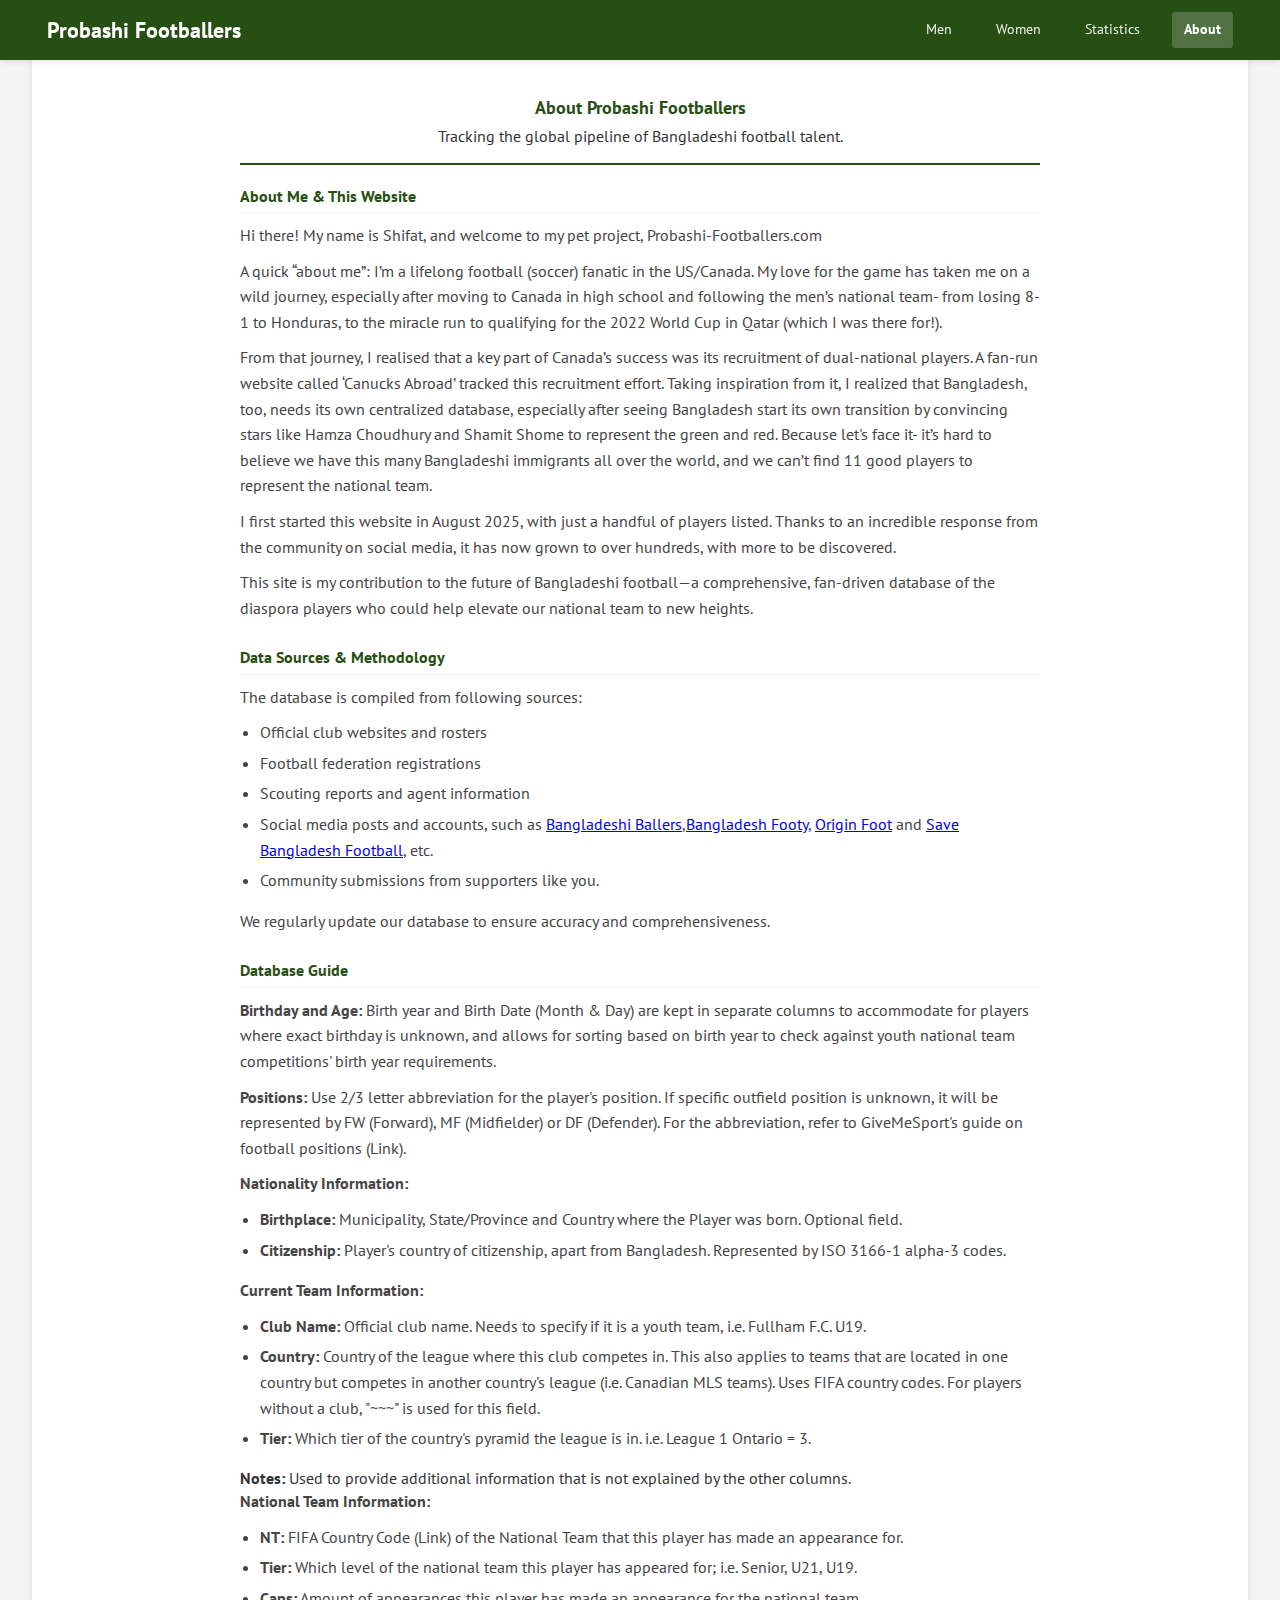
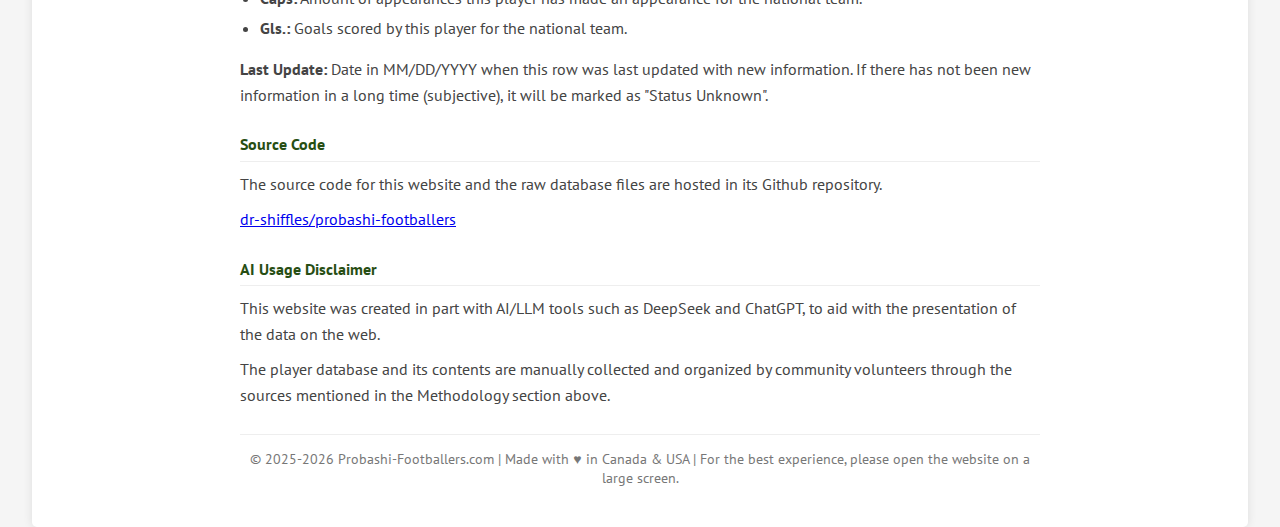
<file: about.html>
<!DOCTYPE html>
<html lang="en">
<head>
    <meta charset="UTF-8">
    <meta name="viewport" content="width=device-width, initial-scale=1.0">
    <title>About | Probashi-Footballers.com - Tracking the global pipeline of Bangladeshi-origin football talent</title>
    <link rel="stylesheet" href="style/style.css">
    <link rel="stylesheet" href="https://cdnjs.cloudflare.com/ajax/libs/font-awesome/6.4.0/css/all.min.css">
    <link href="https://fonts.googleapis.com/css2?family=PT+Sans:ital,wght@0,400;0,700;1,400;1,700&display=swap" rel="stylesheet">
</head>
<body>
    <!-- Navigation Menu -->
    <nav class="navbar">
        <div class="nav-container">
            <div class="nav-brand">
                Probashi Footballers
            </div>
            <ul class="nav-menu">
                <li class="nav-item">
                    <a href="index.html" class="nav-link">
                        Men
                    </a>
                </li>
                <li class="nav-item">
                    <a href="women.html" class="nav-link">
                        Women
                    </a>
                </li>
                <li class="nav-item">
                    <a href="stats.html" class="nav-link">
                        Statistics
                    </a>
                </li>
                <li class="nav-item active">
                    <a href="about.html" class="nav-link">
                        About
                    </a>
                </li>
            </ul>
            <div class="hamburger">
                <span class="bar"></span>
                <span class="bar"></span>
                <span class="bar"></span>
            </div>
        </div>
    </nav>

    <div class="container">
        <div class="about-content">
            <header>
                <h1>About Probashi Footballers</h1>
                <p>Tracking the global pipeline of Bangladeshi football talent.</p>
            </header>

            <div class="about-section">
                <h2>About Me & This Website</h2>
                <p>Hi there! My name is Shifat, and welcome to my pet project, Probashi-Footballers.com</p>
                <p>A quick “about me”: I’m a lifelong football (soccer) fanatic in the US/Canada. My love for the game has taken me on a wild journey, especially after moving to Canada in high school and following the men’s national team- from losing 8-1 to Honduras, to the miracle run to qualifying for the 2022 World Cup in Qatar (which I was there for!).</p>
                <p>From that journey, I realised that a key part of Canada’s success was its recruitment of dual-national players. A fan-run website called ‘Canucks Abroad’ tracked this recruitment effort. Taking inspiration from it, I realized that Bangladesh, too, needs its own centralized database, especially after seeing Bangladesh start its own transition by convincing stars like Hamza Choudhury and Shamit Shome to represent the green and red. Because let's face it- it’s hard to believe we have this many Bangladeshi immigrants all over the world, and we can’t find 11 good players to represent the national team.</p>
                <p>I first started this website in August 2025, with just a handful of players listed. Thanks to an incredible response from the community on social media, it has now grown to over hundreds, with more to be discovered. </p>
                <p>This site is my contribution to the future of Bangladeshi football—a comprehensive, fan-driven database of the diaspora players who could help elevate our national team to new heights.</p>
            </div>

            <div class="about-section">
                <h2>Data Sources & Methodology</h2>
                <p>The database is compiled from following sources:</p>
                <ul>
                    <li>Official club websites and rosters</li>
                    <li>Football federation registrations</li>
                    <li>Scouting reports and agent information</li>
                    <li>Social media posts and accounts, such as <a href="https://x.com/banglaballers">Bangladeshi Ballers</a>,<a href="https://x.com/BangladeshFooty">Bangladesh Footy</a>, <a href="https://x.com/OriginFoot_bd">Origin Foot</a> and <a href="https://www.facebook.com/savebangladeshfootball/">Save Bangladesh Football</a>, etc.</li>
                    <li>Community submissions from supporters like you.</li>
                </ul>
                <p>We regularly update our database to ensure accuracy and comprehensiveness.</p>
            </div>

             <div class="about-section">
                <h2>Database Guide</h2>
                <p><b>Birthday and Age:</b> Birth year and Birth Date (Month & Day) are kept in separate columns to accommodate for players where exact birthday is unknown, and allows for sorting based on birth year to check against youth national team competitions' birth year requirements.</p>
                <p><b>Positions:</b> Use 2/3 letter abbreviation for the player's position. If specific outfield position is unknown, it will be represented by FW (Forward), MF (Midfielder) or DF (Defender). For the abbreviation, refer to GiveMeSport's guide on football positions (Link).</p>
                <p><b>Nationality Information:</b><br />
                <ul>
                <li><b>Birthplace:</b> Municipality, State/Province and Country where the Player was born. Optional field. </li>
                <li><b>Citizenship:</b> Player's country of citizenship, apart from Bangladesh. Represented by ISO 3166-1 alpha-3 codes.</li>
                </ul>
                <p><b>Current Team Information:</b>
                <ul>
                <li><b>Club Name:</b> Official club name. Needs to specify if it is a youth team, i.e. Fullham F.C. U19.
                <li><b>Country:</b> Country of the league where this club competes in. This also applies to teams that are located in one country but competes in another country's league (i.e. Canadian MLS teams). Uses FIFA country codes. For players without a club, "~~~" is used for this field.
                <li><b>Tier:</b> Which tier of the country's pyramid the league is in. i.e. League 1 Ontario = 3.
                </ul>
                </p>
                <b>Notes:</b> Used to provide additional information that is not explained by the other columns.
                <br />
                <p>
                <b>National Team Information:</b>
                <ul>
                <li><b>NT:</b> FIFA Country Code (Link) of the National Team that this player has made an appearance for.
                <li><b>Tier:</b> Which level of the national team this player has appeared for; i.e. Senior, U21, U19.
                <li><b>Caps:</b> Amount of appearances this player has made an appearance for the national team.
                <li><b>Gls.:</b> Goals scored by this player for the national team.
                </ul>
                </p>
                <p>
                <b>Last Update:</b> Date in MM/DD/YYYY when this row was last updated with new information. If there has not been new information in a long time (subjective), it will be marked as "Status Unknown".
                </p>
             </div>

            <div class="about-section">
             <h2>Source Code</h2>
                <p>The source code for this website and the raw database files are hosted in its Github repository. </p>
                <p><a href="https://github.com/dr-shiffles/probashi-footballers">dr-shiffles/probashi-footballers</a></p>
             </div>

             <div class="about-section">
             <h2>AI Usage Disclaimer</h2>
                <p>This website was created in part with AI/LLM tools such as DeepSeek and ChatGPT, to aid with the presentation of the data on the web. </p>
                <p>The player database and its contents are manually collected and organized by community volunteers through the sources mentioned in the Methodology section above.
             </div>

            <footer>
            <p>© 2025-2026 Probashi-Footballers.com | Made with ♥ in Canada & USA | For the best experience, please open the website on a large screen.</p>
            </footer>
        </div>
    </div>

    <script>
        // Mobile menu toggle for About page
        document.addEventListener('DOMContentLoaded', () => {
            const hamburger = document.querySelector('.hamburger');
            const navMenu = document.querySelector('.nav-menu');

            hamburger.addEventListener('click', () => {
                navMenu.classList.toggle('active');
            });

            // Close menu when clicking a link
            document.querySelectorAll('.nav-link').forEach(link => {
                link.addEventListener('click', () => {
                    navMenu.classList.remove('active');
                });
            });
        });
    </script>
</body>
</html>
</file>
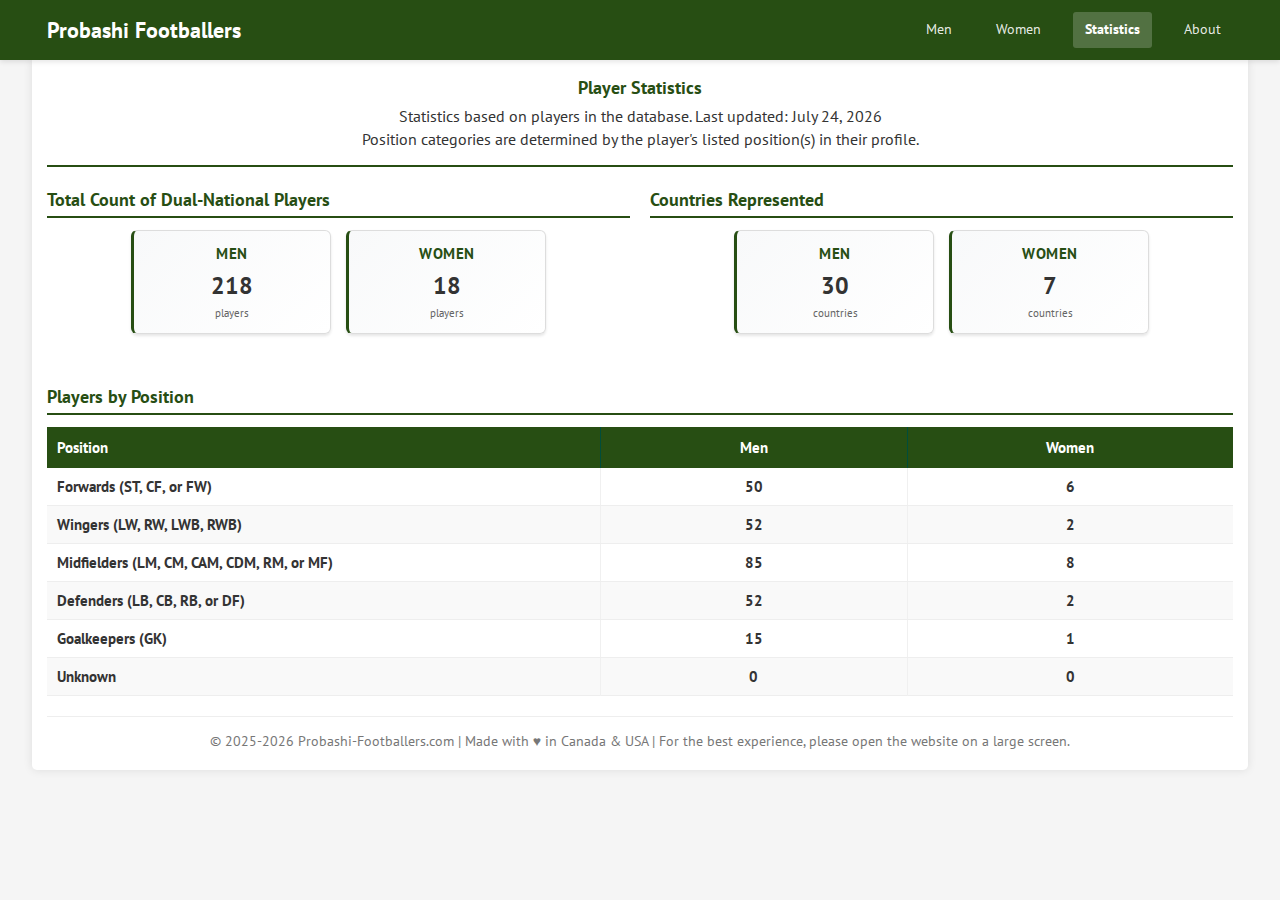
<file: stats.html>
<!DOCTYPE html>
<html lang="en">
<head>
    <meta charset="UTF-8">
    <meta name="viewport" content="width=device-width, initial-scale=1.0">
    <title>Statistics | Probashi Footballers</title>
    <link rel="stylesheet" href="style/stats-style.css">
    <link rel="stylesheet" href="style/style.css">
    <link rel="stylesheet" href="https://cdnjs.cloudflare.com/ajax/libs/font-awesome/6.4.0/css/all.min.css">
    <link href="https://fonts.googleapis.com/css2?family=PT+Sans:ital,wght@0,400;0,700;1,400;1,700&display=swap" rel="stylesheet">
</head>
<body>
    <!-- Navigation Menu -->
    <nav class="navbar">
        <div class="nav-container">
            <div class="nav-brand">
                Probashi Footballers
            </div>
            <ul class="nav-menu">
                <li class="nav-item">
                    <a href="index.html" class="nav-link">
                        Men
                    </a>
                </li>
                <li class="nav-item">
                    <a href="women.html" class="nav-link">
                        Women
                    </a>
                </li>
                <li class="nav-item active">
                    <a href="stats.html" class="nav-link">
                        Statistics
                    </a>
                </li>
                <li class="nav-item">
                    <a href="about.html" class="nav-link">
                        About
                    </a>
                </li>
            </ul>
            <div class="hamburger">
                <span class="bar"></span>
                <span class="bar"></span>
                <span class="bar"></span>
            </div>
        </div>
    </nav>

 <div class="container stats-container">
        <header>
            <h1>Player Statistics</h1>
            <p>Statistics based on players in the database. Last updated: <span id="statsUpdated"></span></p>
            <p>Position categories are determined by the player's listed position(s) in their profile.</p>
        </header>

        <!-- Loading Message -->
        <div id="loadingMessage" class="loading" style="display: none;">
            <i class="fas fa-spinner fa-spin"></i>
            <p>Loading player data...</p>
        </div>

        <!-- Side-by-side sections -->
        <div class="stats-row">
            <!-- Total Counts Section -->
            <div class="stats-section">
                <h2 class="section-title">Total Count of Dual-National Players</h2>
                <div class="summary-cards">
                    <div class="stat-card">
                        <h3>Men</h3>
                        <div class="stat-number" id="totalMen">0</div>
                        <div class="stat-label">players</div>
                    </div>
                    <div class="stat-card">
                        <h3>Women</h3>
                        <div class="stat-number" id="totalWomen">0</div>
                        <div class="stat-label">players</div>
                    </div>
                </div>
            </div>

            <!-- Countries Stats Section -->
            <div class="stats-section">
                <h2 class="section-title">Countries Represented</h2>
                <div class="summary-cards">
                    <div class="stat-card">
                        <h3>Men</h3>
                        <div class="stat-number" id="menCountries">0</div>
                        <div class="stat-label">countries</div>
                    </div>
                    <div class="stat-card">
                        <h3>Women</h3>
                        <div class="stat-number" id="womenCountries">0</div>
                        <div class="stat-label">countries</div>
                    </div>
                </div>
            </div>
        </div>

        <!-- Position Statistics Table -->
        <div class="stats-table-container">
            <h2 class="section-title">Players by Position</h2>

            <table class="stats-table">
                <thead>
                    <tr>
                        <th>Position</th>
                        <th>Men</th>
                        <th>Women</th>
                    </tr>
                </thead>
                <tbody>
                    <tr>
                        <td class="category-name">Forwards (ST, CF, or FW)</td>
                        <td class="number-cell" id="forwardsRowMen">0</td>
                        <td class="number-cell" id="forwardsRowWomen">0</td>
                    </tr>
                    <tr>
                        <td class="category-name">Wingers (LW, RW, LWB, RWB)</td>
                        <td class="number-cell" id="wingersRowMen">0</td>
                        <td class="number-cell" id="wingersRowWomen">0</td>
                    </tr>
                    <tr>
                        <td class="category-name">Midfielders (LM, CM, CAM, CDM, RM, or MF)</td>
                        <td class="number-cell" id="midfieldersRowMen">0</td>
                        <td class="number-cell" id="midfieldersRowWomen">0</td>
                    </tr>
                    <tr>
                        <td class="category-name">Defenders (LB, CB, RB, or DF)</td>
                        <td class="number-cell" id="defendersRowMen">0</td>
                        <td class="number-cell" id="defendersRowWomen">0</td>
                    </tr>
                    <tr>
                        <td class="category-name">Goalkeepers (GK)</td>
                        <td class="number-cell" id="goalkeepersRowMen">0</td>
                        <td class="number-cell" id="goalkeepersRowWomen">0</td>
                    </tr>
                    <tr>
                        <td class="category-name">Unknown</td>
                        <td class="number-cell" id="otherRowMen">0</td>
                        <td class="number-cell" id="otherRowWomen">0</td>
                    </tr>
                </tbody>
            </table>
        </div>

        <footer>
            <p>© 2025-2026 Probashi-Footballers.com | Made with ♥ in Canada & USA | For the best experience, please open the website on a large screen.</p>
        </footer>

    <script src="scripts/stats.js"></script>
    <script>
        // Mobile menu toggle
        document.addEventListener('DOMContentLoaded', () => {
            const hamburger = document.querySelector('.hamburger');
            const navMenu = document.querySelector('.nav-menu');

            hamburger.addEventListener('click', () => {
                navMenu.classList.toggle('active');
            });

            // Close menu when clicking a link
            document.querySelectorAll('.nav-link').forEach(link => {
                link.addEventListener('click', () => {
                    navMenu.classList.remove('active');
                });
            });
        });
    </script>
</body>
</html>
</file>
<file: style/stats-style.css>
/* Additional styles for stats page */
.stats-container {
    padding: 20px 0;
}

.summary-cards {
    display: grid;
    grid-template-columns: repeat(auto-fit, minmax(180px, 200px));
    gap: 15px;
    margin-bottom: 25px;
    justify-content: center;
}

.stat-card {
    background: linear-gradient(135deg, #f8f9fa 0%, #ffffff 100%);
    border: 1px solid #ddd;
    border-radius: 6px;
    padding: 12px 10px;
    text-align: center;
    box-shadow: 0 2px 3px rgba(0,0,0,0.1);
    border-left: 3px solid #274e13;
}

.stat-card h3 {
    color: #274e13;
    font-size: 15px;
    margin-bottom: 5px;
    text-transform: uppercase;
    letter-spacing: 0.5px;
    display: flex;
    align-items: center;
    justify-content: center;
    gap: 5px;
}

.stat-card h3 i {
    font-size: 14px;
}

.stat-number {
    font-size: 24px;
    font-weight: bold;
    color: #333;
    margin-bottom: 3px;
}

.stat-label {
    font-size: 11px;
    color: #666;
}

.stats-table-container {
    background-color: white;
    margin-bottom: 20px;
}

.stats-table {
    border-collapse: collapse;
    font-size: 16px;
    table-layout: auto; /* Allow columns to size based on content */
}

.stats-table th {
    background-color: #274e13;
    color: white;
    padding: 10px;
    text-align: left;
    font-weight: bold;
    font-size: 15px;
}

.stats-table th:first-child,
.stats-table td:first-child {
    width: 1%;
    white-space: nowrap; /* Keep position names on one line */
}

.stats-table th:nth-child(2),
.stats-table td:nth-child(2),
.stats-table th:nth-child(3),
.stats-table td:nth-child(3) {
    width: 1%; /* Make number columns as narrow as possible */
    white-space: nowrap; /* Keep numbers on one line */
    text-align: center;
}

.stats-table td {
    padding: 8px 10px;
    border-bottom: 1px solid #eee;
    font-size: 15px;
}

.stats-table tr:last-child td {
    border-bottom: none;
}

.category-name {
    font-weight: bold;
}

.category-name i {
    margin-right: 6px;
    font-size: 12px;
}

.number-cell {
    text-align: center;
    font-weight: bold;
}

.loading {
    text-align: center;
    padding: 30px;
    color: #666;
}

.loading i {
    font-size: 30px;
    color: #274e13;
    margin-bottom: 8px;
}

.section-title {
    color: #274e13;
    margin-bottom: 12px;
    font-size: 18px;
    border-bottom: 2px solid #274e13;
    padding-bottom: 4px;
    display: flex;
    align-items: center;
    gap: 8px;
}

.section-title i {
    font-size: 18px;
}

.stats-row {
    display: grid;
    grid-template-columns: 1fr 1fr;
    gap: 20px;
    margin-bottom: 25px;
}

.stats-section {
    min-width: 0; /* Prevents overflow */
}

/* Responsive adjustments */
@media (max-width: 768px) {
    .summary-cards {
        grid-template-columns: 1fr;
        gap: 10px;
    }

    .stat-card {
        padding: 10px 8px;
    }

    .stat-card h3 {
        font-size: 12px;
    }

    .stat-number {
        font-size: 20px;
    }

    .stat-label {
        font-size: 10px;
    }

    .stats-table {
        font-size: 13px;
    }

    .stats-table th,
    .stats-table td {
        padding: 6px 4px;
        font-size: 12px;
    }

    /* On mobile, allow wrapping if needed */
    .stats-table th:first-child,
    .stats-table td:first-child {
        white-space: normal;
    }

    .stats-table th:nth-child(2),
    .stats-table td:nth-child(2),
    .stats-table th:nth-child(3),
    .stats-table td:nth-child(3) {
        width: auto; /* Reset on mobile */
    }

    .stats-row {
        grid-template-columns: 1fr;
        gap: 15px;
    }
}
</file>
<file: style/style.css>
/* Website Style Sheet */

/* Reset and base styles */
* {
    margin: 0;
    padding: 0;
    box-sizing: border-box;
}

body {
    font-family: 'PT Sans', sans-serif;
    font-size: 16px;
    line-height: 1.4;
    background-color: #f5f5f5;
    color: #333;
    padding: 0;
    min-height: 100vh;
}

.body-text {
    font-size: 15px;
    margin-bottom: 20px
}

.gender {
    font-size: 16px;
    margin-bottom: 10px
}

.container {
    max-width: 95%;
    margin: 0 auto;
    background-color: white;
    border-radius: 0 0 5px 5px;
    box-shadow: 0 0 10px rgba(0, 0, 0, 0.1);
    padding: 15px;
}

/* Navigation Styles */
.navbar {
    background-color: #274e13;
    padding: 0;
    box-shadow: 0 2px 5px rgba(0, 0, 0, 0.1);
    position: sticky;
    top: 0;
    z-index: 1000;
}

.nav-container {
    max-width: 95%;
    margin: 0 auto;
    display: flex;
    justify-content: space-between;
    align-items: center;
    padding: 0 15px;
    height: 60px;
}

.nav-brand {
    color: white;
    font-size: 22px;
    font-weight: bold;
    display: flex;
    align-items: center;
    gap: 8px;
}

.nav-brand i {
    font-size: 22px;
}

.nav-menu {
    display: flex;
    list-style: none;
    gap: 20px;
    margin: 0;
    padding: 0;
}

.nav-item {
    position: relative;
}

.nav-link {
    color: rgba(255, 255, 255, 0.9);
    text-decoration: none;
    font-size: 14px;
    padding: 8px 12px;
    border-radius: 3px;
    display: flex;
    align-items: center;
    gap: 5px;
    transition: all 0.3s ease;
}

.nav-link:hover {
    background-color: rgba(255, 255, 255, 0.1);
    color: white;
}

.nav-item.active .nav-link {
    background-color: rgba(255, 255, 255, 0.2);
    color: white;
    font-weight: bold;
}

.hamburger {
    display: none;
    cursor: pointer;
    flex-direction: column;
    gap: 4px;
}

.bar {
    width: 25px;
    height: 2px;
    background-color: white;
    border-radius: 2px;
}

/* Header styles */
header {
    text-align: center;
    margin-bottom: 20px;
    padding-bottom: 15px;
    border-bottom: 2px solid #274e13;
}

header h1 {
    color: #274e13;
    font-size: 18px;
    margin-bottom: 5px;
}

header h1 i {
    margin-right: 8px;
}

.tagline {
    font-size: 12px;
    color: #000;
    max-width: 800px;
    margin: 0 auto;
}

/* Controls and filters */
.controls {
    margin-bottom: 15px;
    background-color: #f8f9fa;
    padding: 12px;
    border-radius: 5px;
    border-left: 4px solid #274e13;
}

.filter-group label {
    font-weight: bold;
    font-size: 16px;
    color: #274e13;
    white-space: nowrap;
}

.filter-group label i {
    margin-right: 3px;
}

.filter-group input, .filter-group select {
    padding: 5px 8px;
    border: 1px solid #ddd;
    border-radius: 3px;
    font-family: 'Liberation Sans', Arial, sans-serif;
    font-size: 14px;
    min-width: 120px;
}

.filter-group input {
    flex-grow: 1;
    max-width: 200px;
}

.reset-btn {
    background-color: #6c757d;
    color: white;
    border: none;
    padding: 5px 10px;
    border-radius: 3px;
    cursor: pointer;
    font-family: 'Liberation Sans', Arial, sans-serif;
    font-size: 14px;
    margin-left: auto;
    white-space: nowrap;
}

.reset-btn:hover {
    background-color: #5a6268;
}

.table-info {
    display: flex;
    justify-content: space-between;
    align-items: center;
    font-size: 14px;
    color: #666;
    padding-top: 8px;
    border-top: 1px solid #eee;
}

.pagination-controls {
    display: flex;
    align-items: center;
    gap: 10px;
}

.page-btn {
    background-color: #274e13;
    color: white;
    border: none;
    width: 24px;
    height: 24px;
    border-radius: 3px;
    cursor: pointer;
    display: flex;
    align-items: center;
    justify-content: center;
}

.page-btn:disabled {
    background-color: #cccccc;
    cursor: not-allowed;
}

.page-btn:hover:not(:disabled) {
    background-color: #004d3b;
}

/* Table styles */
.table-container {
    width: 100%;
    overflow-x: auto;
    margin-bottom: 15px;
    border: 1px solid #ddd;
    border-radius: 5px;
}

table {
    width: 100%;
    border-collapse: collapse;
    font-size: 14px;
}

thead {
    background-color: #274e13;
    color: white;
}

thead th {
    padding: 8px 5px;
    text-align: left;
    font-weight: bold;
    border-right: 1px solid #004d3b;
}

thead th:last-child {
    border-right: none;
}

tbody tr {
    border-bottom: 1px solid #eee;
}

tbody td {
    padding: 6px 5px;
    border-right: 1px solid #f0f0f0;
    vertical-align: top;
}

tbody td:last-child {
    border-right: none;
}

tbody tr:nth-child(even) {
    background-color: #f9f9f9;
}

tbody tr:hover {
    background-color: #e1f0ea;
}

/* Footer */
footer {
    text-align: center;
    padding-top: 15px;
    border-top: 1px solid #eee;
    font-size: 14px;
    color: #777;
}

footer p {
    margin-bottom: 3px;
}

#lastUpdate {
font-weight: bold;
color: #274e13;
}

#lastUpdateInfo {
    text-align: center;
}

/* About page specific */
.about-content {
    max-width: 800px;
    margin: 0 auto;
    padding: 20px 0;
}

.about-section {
    margin-bottom: 25px;
}

.about-section h2 {
    color: #274e13;
    font-size: 16px;
    margin-bottom: 10px;
    padding-bottom: 5px;
    border-bottom: 1px solid #eee;
}

.about-section p {
    font-size: 16px;
    line-height: 1.6;
    margin-bottom: 10px;
    color: #444;
}

.about-section ul {
    padding-left: 20px;
    margin-bottom: 15px;
}

.about-section li {
    font-size: 16px;
    line-height: 1.6;
    margin-bottom: 5px;
    color: #444;
}

.about-highlight {
    background-color: #f0f9f5;
    padding: 15px;
    border-radius: 5px;
    border-left: 4px solid #274e13;
    margin: 15px 0;
}

.about-highlight p {
    font-size: 16px;
    color: #274e13;
    font-weight: bold;
}

/* Responsive adjustments */
@media (max-width: 768px) {
    .hamburger {
        display: flex;
    }

    .nav-menu {
        position: fixed;
        left: -100%;
        top: 60px;
        flex-direction: column;
        background-color: #274e13;
        width: 100%;
        text-align: center;
        transition: 0.3s;
        box-shadow: 0 10px 10px rgba(0, 0, 0, 0.1);
        padding: 20px 0;
        gap: 0;
    }

    .nav-menu.active {
        left: 0;
    }

    .nav-item {
        margin: 10px 0;
    }

    .nav-link {
        justify-content: center;
        padding: 12px;
    }

    .container {
        padding: 10px;
        max-width: 100%;
        border-radius: 0;
    }

    .filter-group {
        flex-direction: column;
        align-items: flex-start;
    }

    .filter-group input, .filter-group select {
        width: 100%;
        max-width: 100%;
    }

    .reset-btn {
        margin-left: 0;
        align-self: flex-end;
    }

    .table-info {
        flex-direction: column;
        align-items: flex-start;
        gap: 8px;
    }

    table {
        font-size: 16px;
    }

    thead th, tbody td {
        padding: 4px 3px;
    }
}
</file>
